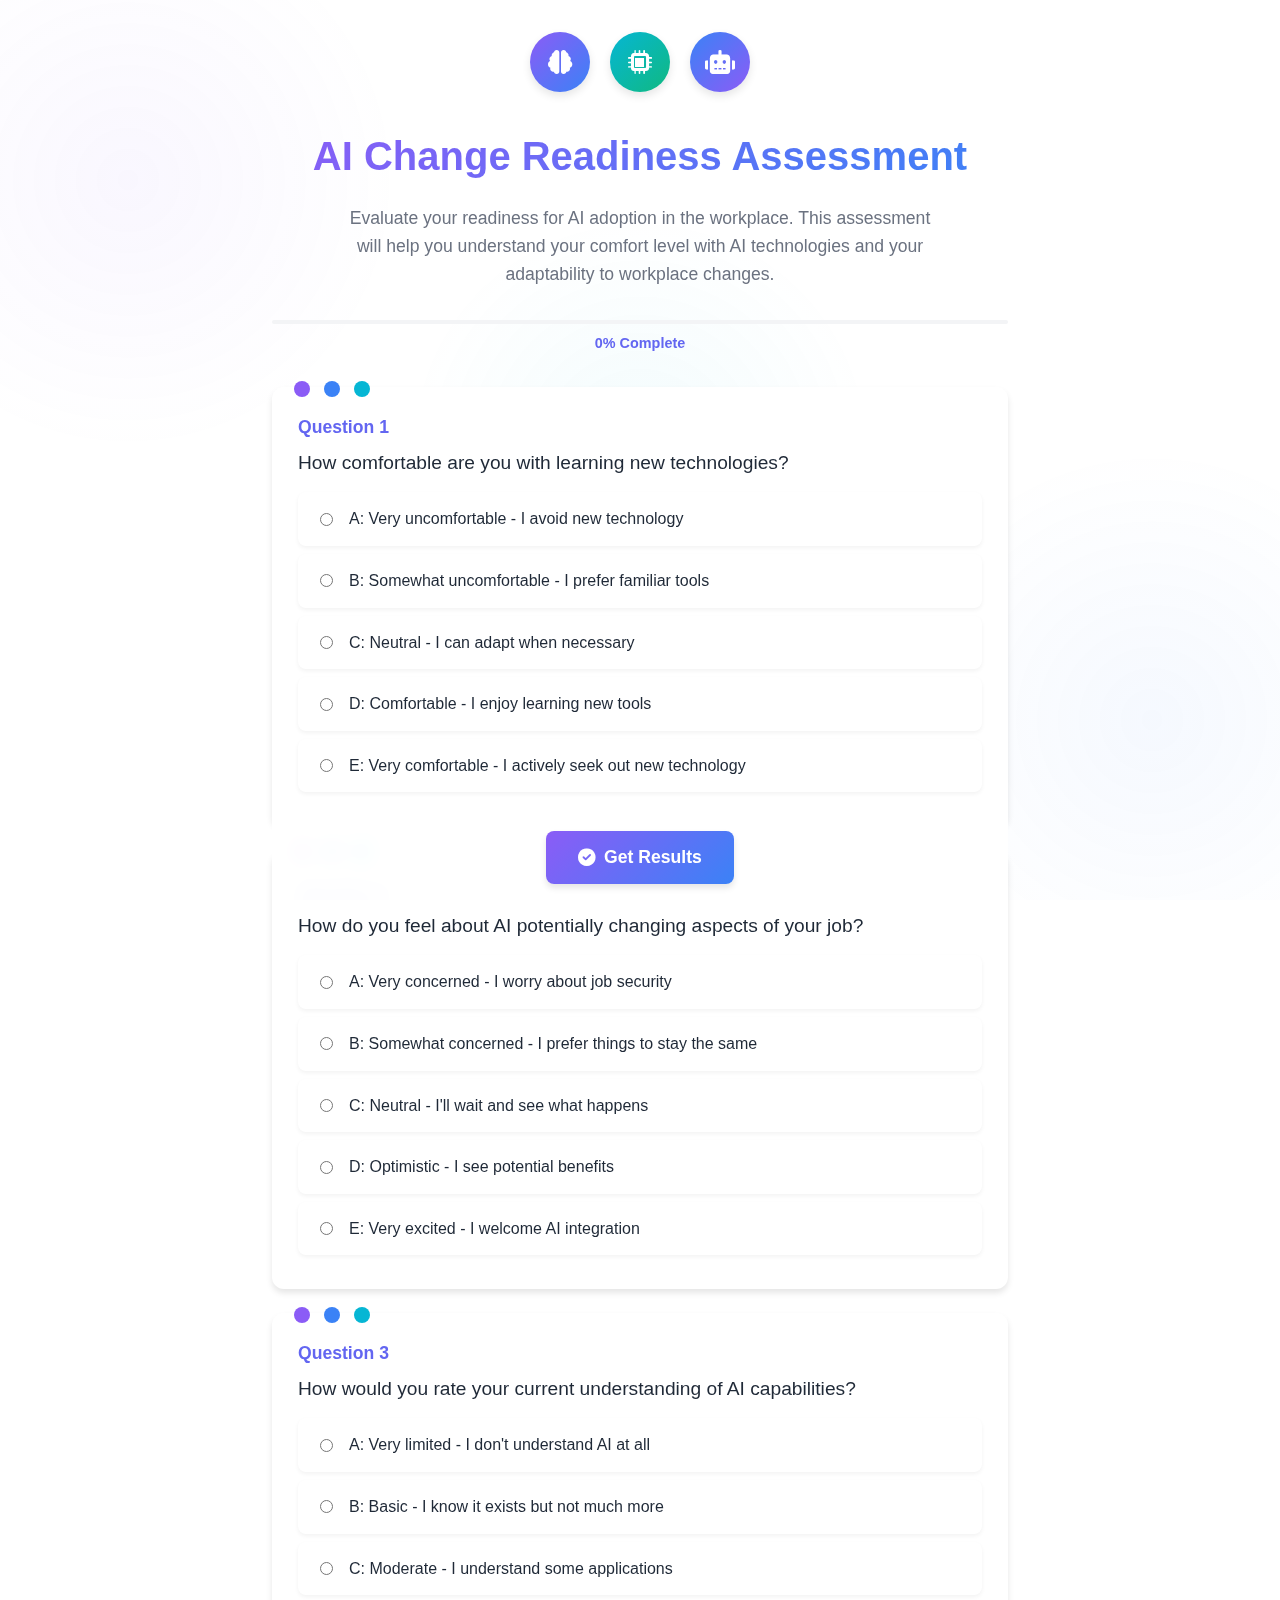
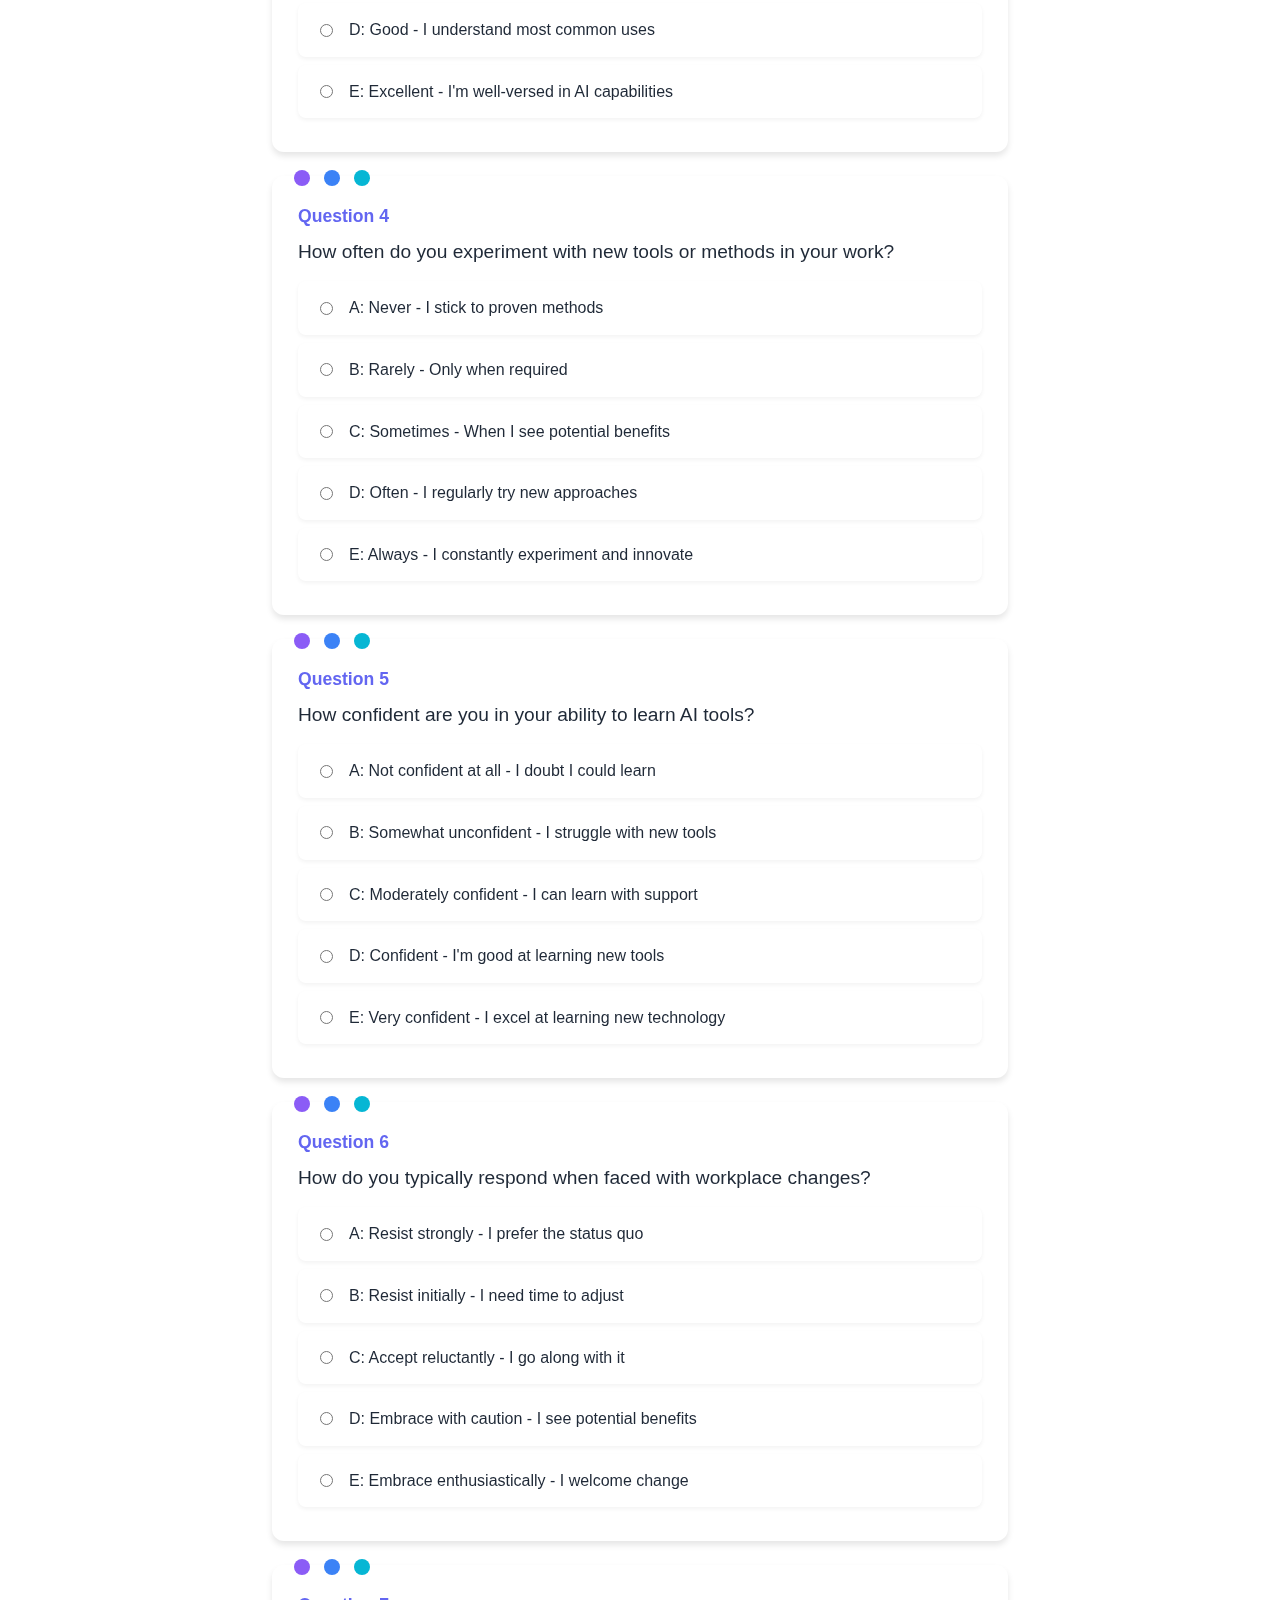
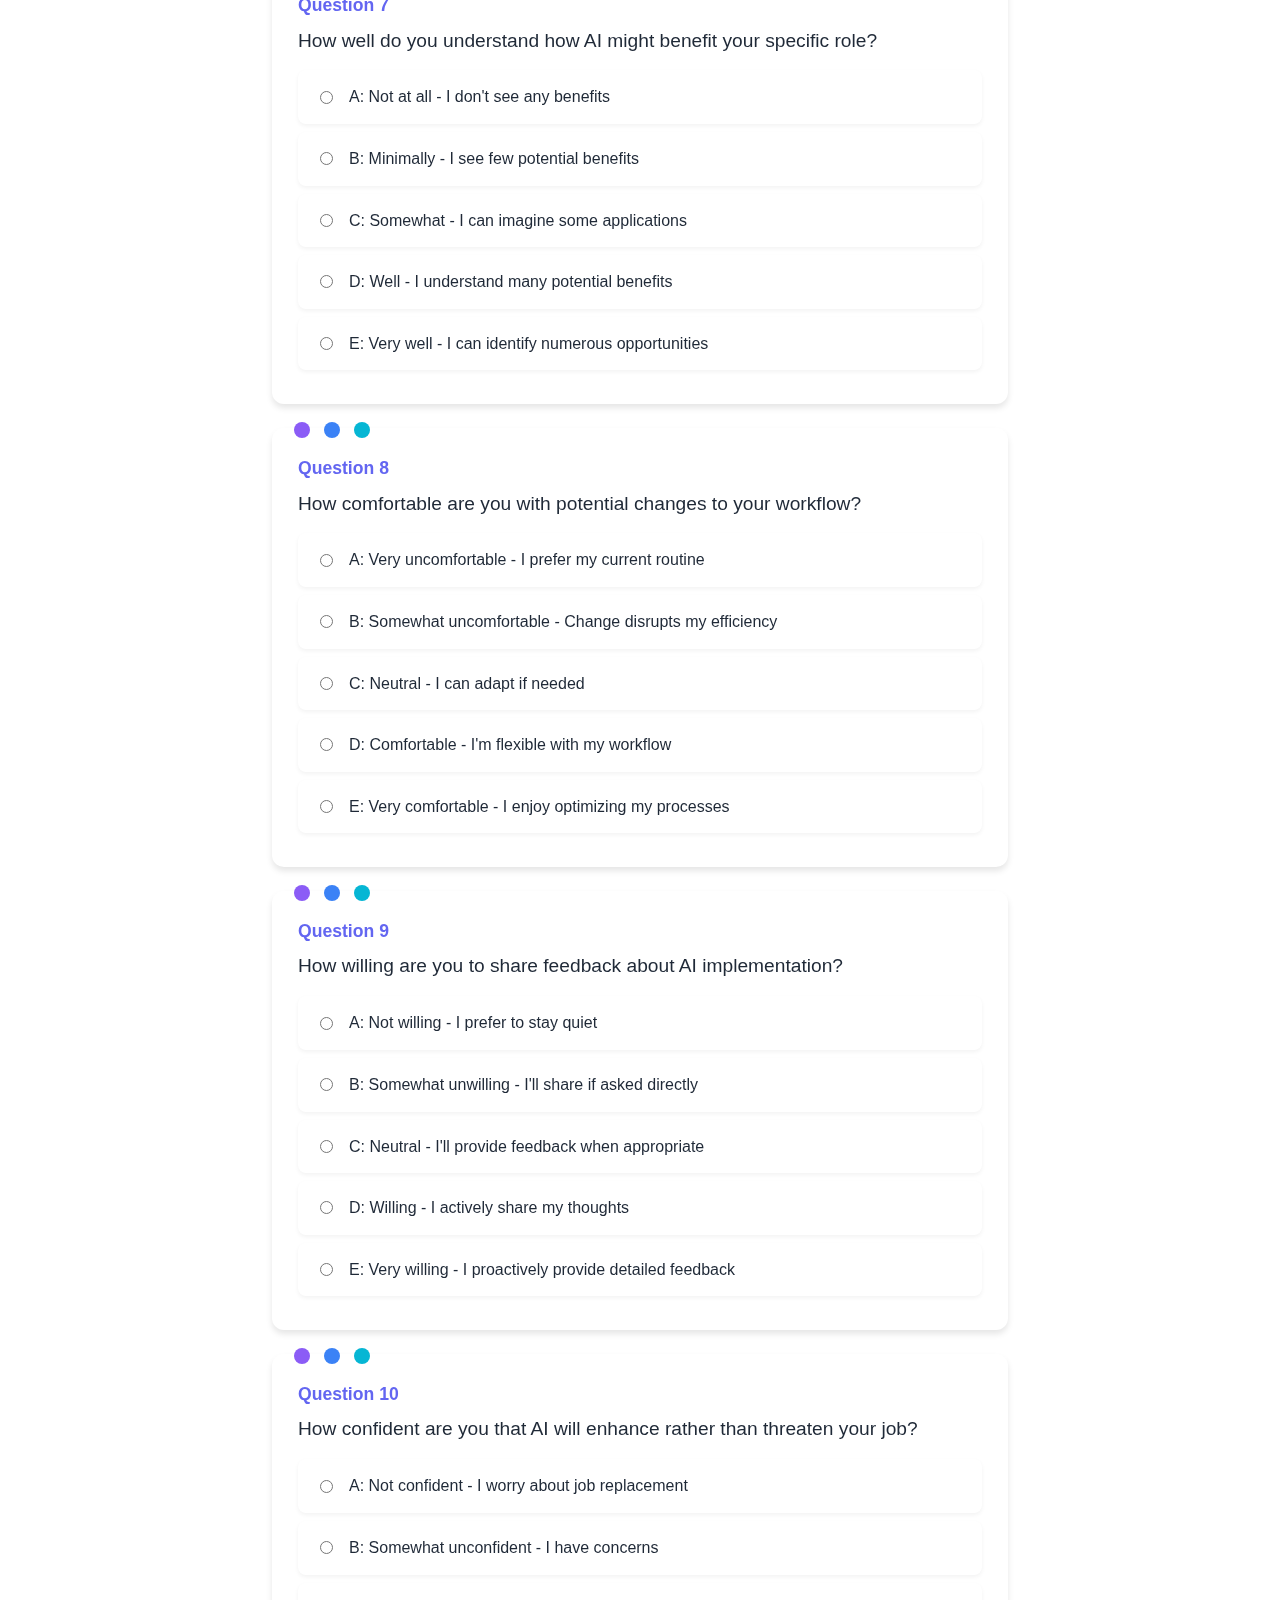
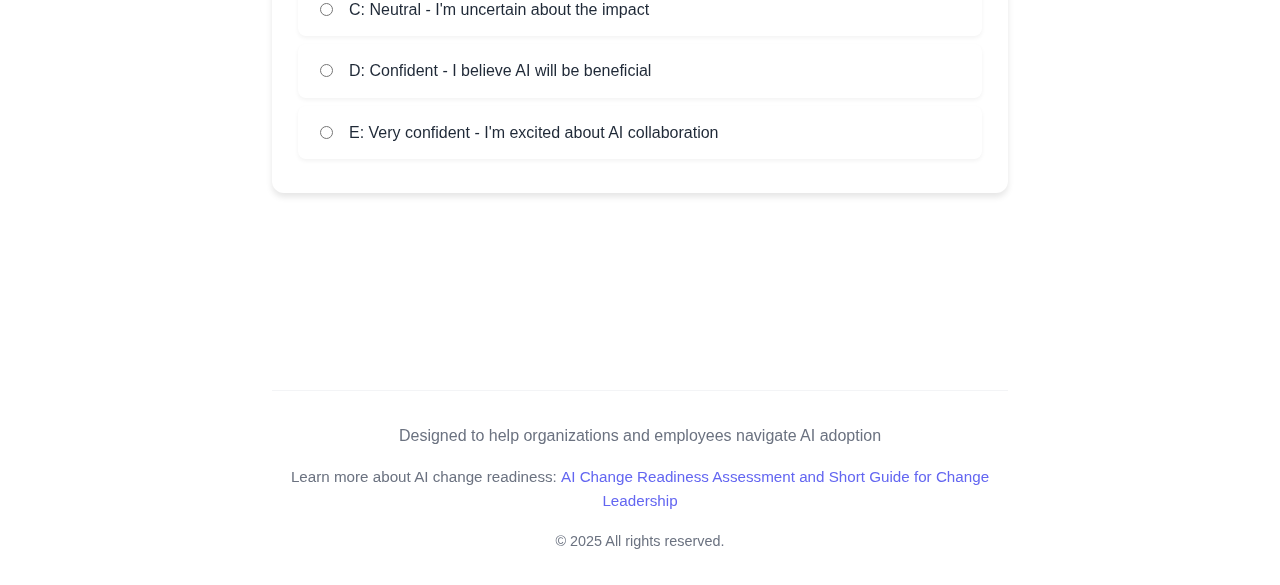
<file: index.html>
<!DOCTYPE html>
<html lang="en">
<head>
  <meta charset="UTF-8" />
  <meta name="viewport" content="width=device-width, initial-scale=1.0"/>
  <title>AI Change Readiness Assessment</title>
  <link rel="stylesheet" href="styles.css" />
  <link rel="icon" type="image/png" href="favicon.png">
  <meta name="description" content="Assess your readiness for AI adoption in the workplace with this comprehensive change readiness quiz.">
  <link rel="stylesheet" href="https://cdnjs.cloudflare.com/ajax/libs/font-awesome/6.0.0/css/all.min.css">
</head>
<body>
  <div class="ai-background"></div>
  <div class="container">
    <header>
      <div class="ai-decoration">
        <div class="ai-icon icon-brain">
          <i class="fas fa-brain"></i>
        </div>
        <div class="ai-icon icon-chip">
          <i class="fas fa-microchip"></i>
        </div>
        <div class="ai-icon icon-robot">
          <i class="fas fa-robot"></i>
        </div>
      </div>
      <h1>AI Change Readiness Assessment</h1>
      <p class="intro">Evaluate your readiness for AI adoption in the workplace. This assessment will help you understand your comfort level with AI technologies and your adaptability to workplace changes.</p>
    </header>

    <main>
      <div class="progress-container">
        <div class="progress-bar">
          <div class="progress"></div>
        </div>
        <div class="progress-text">0% Complete</div>
      </div>
      <div id="quiz"></div>
      <div class="button-container">
        <button id="submit" class="submit-btn">
          <i class="fas fa-check-circle"></i> Get Results
        </button>
        <button id="restart" class="restart-btn" style="display: none;">
          <i class="fas fa-redo"></i> Take Assessment Again
        </button>
      </div>
      <div id="results" class="results"></div>
    </main>

    <footer>
      <p>Designed to help organizations and employees navigate AI adoption</p>
      <p class="resource-link">Learn more about AI change readiness: <a href="https://www.innovationtraining.org/ai-change-readiness-quiz-assessment-and-short-guide-for-change-leadership/" target="_blank" rel="noopener noreferrer">AI Change Readiness Assessment and Short Guide for Change Leadership</a></p>
      <p class="copyright">© 2025 All rights reserved.</p>
    </footer>
  </div>

  <script src="script.js"></script>
</body>
</html>
</file>
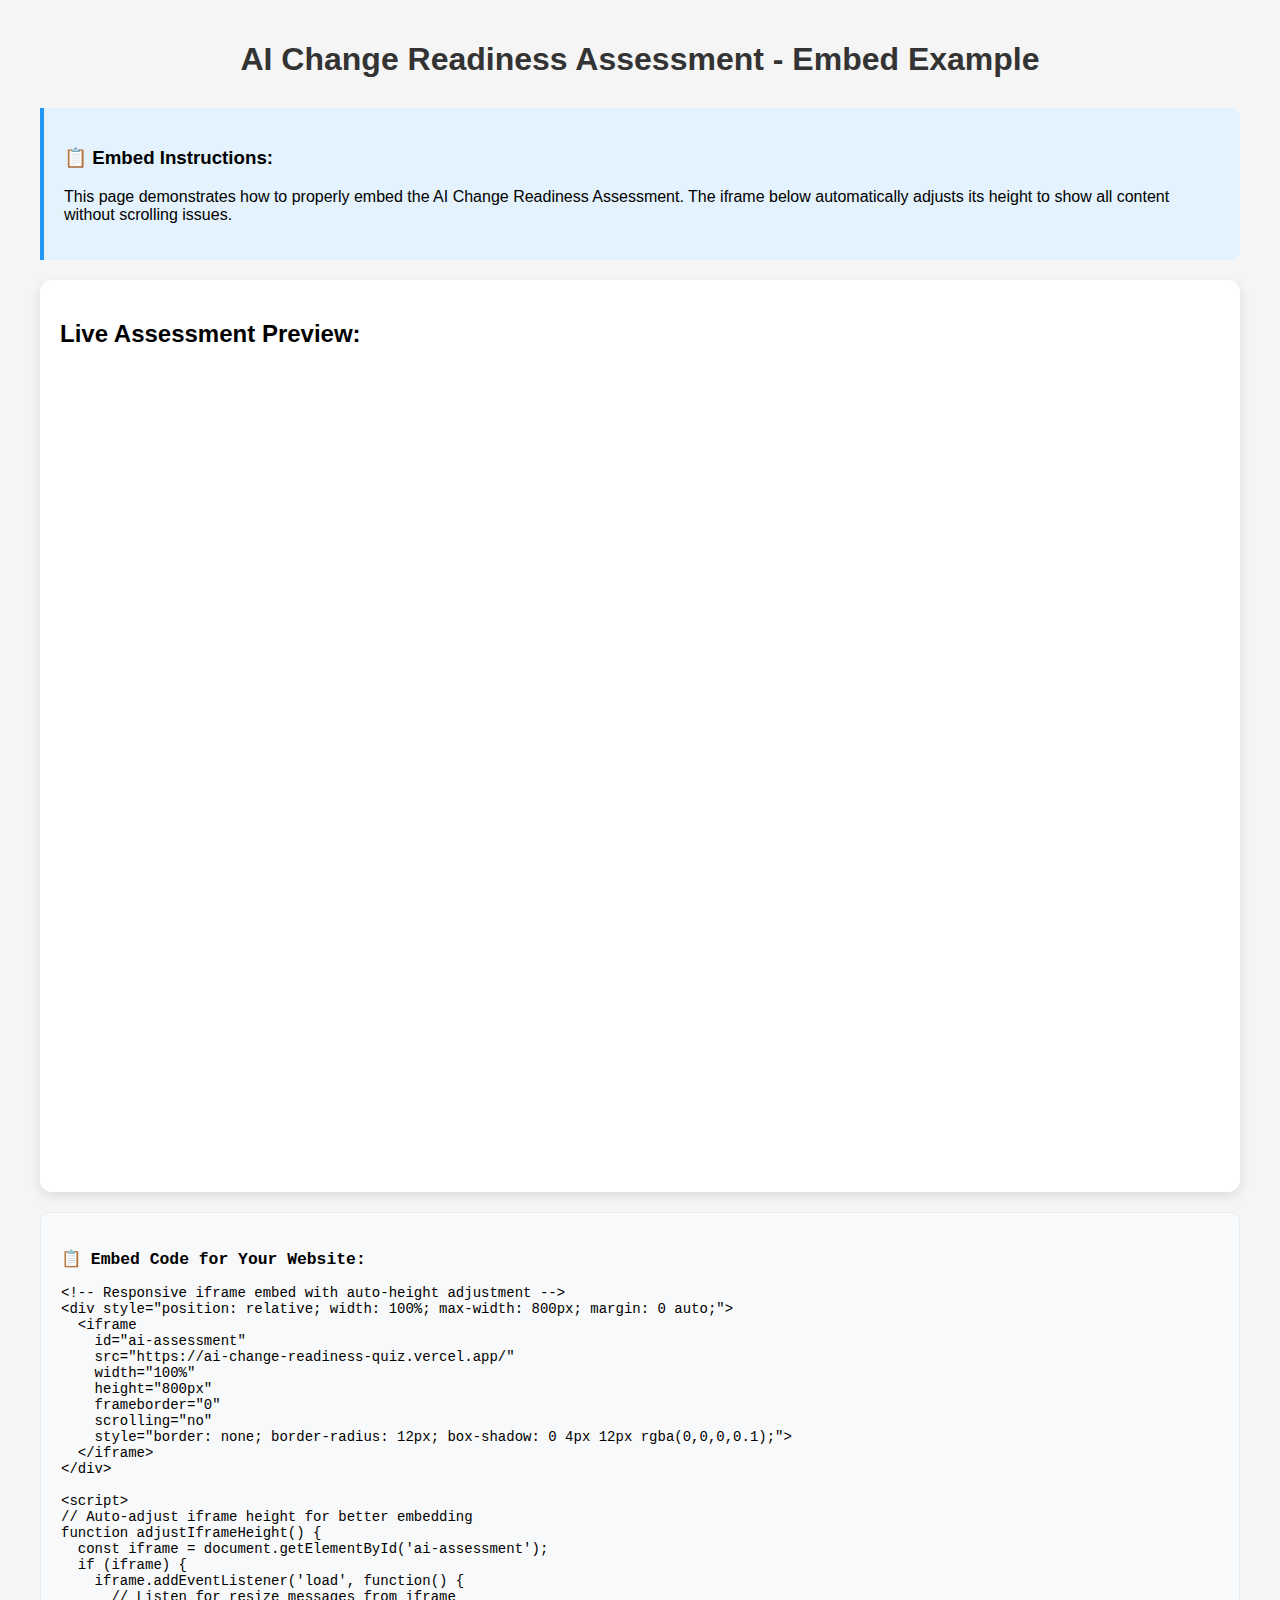
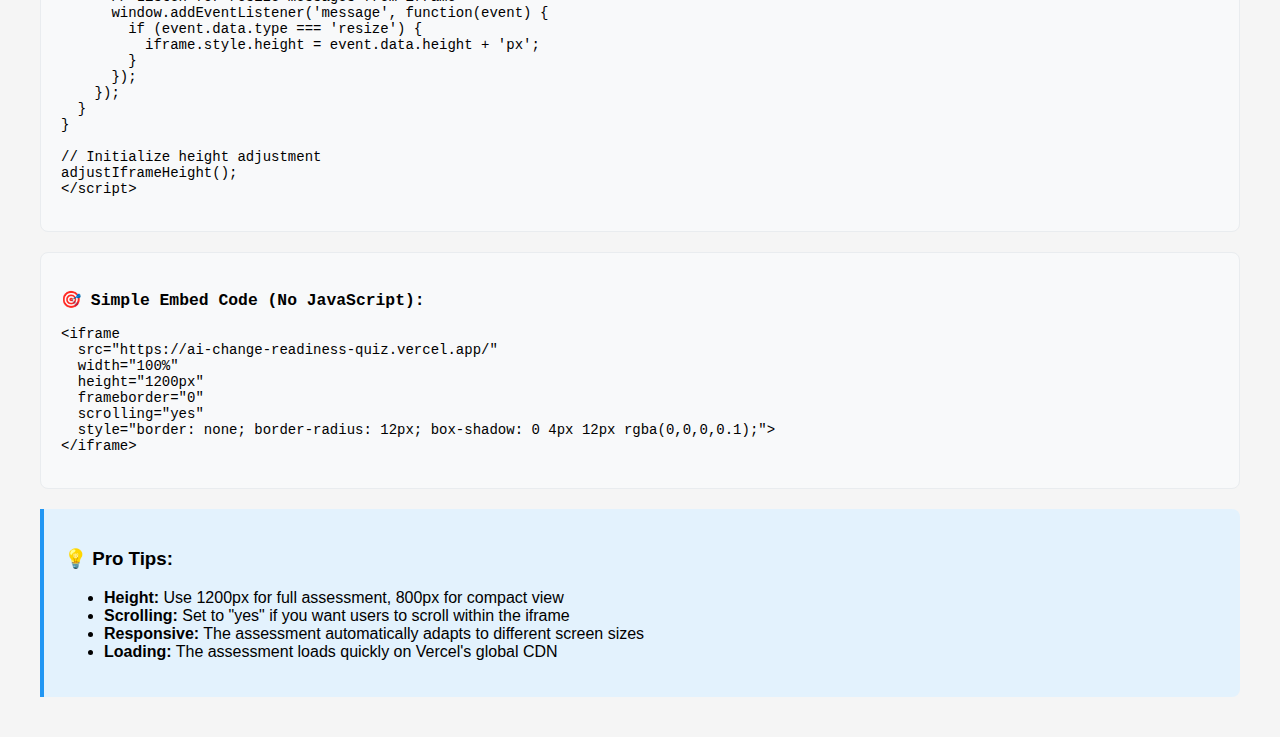
<file: iframe-embed.html>
<!DOCTYPE html>
<html lang="en">
<head>
    <meta charset="UTF-8">
    <meta name="viewport" content="width=device-width, initial-scale=1.0">
    <title>AI Change Readiness Assessment - Embed Example</title>
    <style>
        body {
            font-family: Arial, sans-serif;
            margin: 0;
            padding: 20px;
            background-color: #f5f5f5;
        }
        
        .container {
            max-width: 1200px;
            margin: 0 auto;
        }
        
        .embed-container {
            background: white;
            border-radius: 12px;
            padding: 20px;
            box-shadow: 0 4px 12px rgba(0,0,0,0.1);
            margin: 20px 0;
        }
        
        .iframe-wrapper {
            position: relative;
            width: 100%;
            min-height: 800px;
            border-radius: 8px;
            overflow: hidden;
        }
        
        .responsive-iframe {
            width: 100%;
            height: 100%;
            min-height: 800px;
            border: none;
            border-radius: 8px;
            transition: height 0.3s ease;
        }
        
        .loading {
            position: absolute;
            top: 50%;
            left: 50%;
            transform: translate(-50%, -50%);
            color: #666;
            font-style: italic;
        }
        
        h1 {
            color: #333;
            text-align: center;
            margin-bottom: 30px;
        }
        
        .embed-code {
            background: #f8f9fa;
            border: 1px solid #e9ecef;
            border-radius: 8px;
            padding: 20px;
            margin: 20px 0;
            font-family: 'Courier New', monospace;
            font-size: 14px;
            overflow-x: auto;
        }
        
        .instructions {
            background: #e3f2fd;
            border-left: 4px solid #2196f3;
            padding: 20px;
            margin: 20px 0;
            border-radius: 0 8px 8px 0;
        }
    </style>
</head>
<body>
    <div class="container">
        <h1>AI Change Readiness Assessment - Embed Example</h1>
        
        <div class="instructions">
            <h3>📋 Embed Instructions:</h3>
            <p>This page demonstrates how to properly embed the AI Change Readiness Assessment. The iframe below automatically adjusts its height to show all content without scrolling issues.</p>
        </div>
        
        <div class="embed-container">
            <h2>Live Assessment Preview:</h2>
            <div class="iframe-wrapper">
                <iframe 
                    id="assessment-iframe"
                    src="https://ai-change-readiness-quiz.vercel.app/" 
                    class="responsive-iframe"
                    frameborder="0"
                    scrolling="no"
                    allowfullscreen>
                </iframe>
                <div class="loading" id="loading">Loading assessment...</div>
            </div>
        </div>
        
        <div class="embed-code">
            <h3>📋 Embed Code for Your Website:</h3>
            <pre><code>&lt;!-- Responsive iframe embed with auto-height adjustment --&gt;
&lt;div style="position: relative; width: 100%; max-width: 800px; margin: 0 auto;"&gt;
  &lt;iframe 
    id="ai-assessment"
    src="https://ai-change-readiness-quiz.vercel.app/" 
    width="100%" 
    height="800px" 
    frameborder="0" 
    scrolling="no"
    style="border: none; border-radius: 12px; box-shadow: 0 4px 12px rgba(0,0,0,0.1);"&gt;
  &lt;/iframe&gt;
&lt;/div&gt;

&lt;script&gt;
// Auto-adjust iframe height for better embedding
function adjustIframeHeight() {
  const iframe = document.getElementById('ai-assessment');
  if (iframe) {
    iframe.addEventListener('load', function() {
      // Listen for resize messages from iframe
      window.addEventListener('message', function(event) {
        if (event.data.type === 'resize') {
          iframe.style.height = event.data.height + 'px';
        }
      });
    });
  }
}

// Initialize height adjustment
adjustIframeHeight();
&lt;/script&gt;</code></pre>
        </div>
        
        <div class="embed-code">
            <h3>🎯 Simple Embed Code (No JavaScript):</h3>
            <pre><code>&lt;iframe 
  src="https://ai-change-readiness-quiz.vercel.app/" 
  width="100%" 
  height="1200px" 
  frameborder="0" 
  scrolling="yes"
  style="border: none; border-radius: 12px; box-shadow: 0 4px 12px rgba(0,0,0,0.1);"&gt;
&lt;/iframe&gt;</code></pre>
        </div>
        
        <div class="instructions">
            <h3>💡 Pro Tips:</h3>
            <ul>
                <li><strong>Height:</strong> Use 1200px for full assessment, 800px for compact view</li>
                <li><strong>Scrolling:</strong> Set to "yes" if you want users to scroll within the iframe</li>
                <li><strong>Responsive:</strong> The assessment automatically adapts to different screen sizes</li>
                <li><strong>Loading:</strong> The assessment loads quickly on Vercel's global CDN</li>
            </ul>
        </div>
    </div>

    <script>
        // Auto-adjust iframe height
        function adjustIframeHeight() {
            const iframe = document.getElementById('assessment-iframe');
            const loading = document.getElementById('loading');
            
            if (iframe) {
                iframe.addEventListener('load', function() {
                    loading.style.display = 'none';
                    
                    // Listen for resize messages from iframe
                    window.addEventListener('message', function(event) {
                        if (event.data.type === 'resize') {
                            iframe.style.height = event.data.height + 'px';
                        }
                    });
                });
            }
        }

        // Initialize
        adjustIframeHeight();
    </script>
</body>
</html>
</file>
<file: styles.css>
/* Modern color palette */
:root {
    --primary-color: #6366f1;
    --secondary-color: #4f46e5;
    --success-color: #10b981;
    --error-color: #ef4444;
    --text-color: #1f2937;
    --light-gray: #f3f4f6;
    --white: #ffffff;
    --progress-height: 4px;
    --ai-purple: #8b5cf6;
    --ai-blue: #3b82f6;
    --ai-cyan: #06b6d4;
    --ai-green: #10b981;
}

/* Base styles */
* {
    margin: 0;
    padding: 0;
    box-sizing: border-box;
}

body {
    font-family: 'Segoe UI', Tahoma, Geneva, Verdana, sans-serif;
    line-height: 1.6;
    color: var(--text-color);
    background-color: var(--white);
    /* Ensure body can scroll properly in iframe */
    min-height: 100vh;
    overflow-x: hidden;
}

.container {
    max-width: 800px;
    margin: 0 auto;
    padding: 2rem;
    position: relative;
    /* Ensure container doesn't get cut off in iframe */
    min-height: 100vh;
}

/* AI Background and Decorations */
.ai-background {
    position: fixed;
    top: 0;
    left: 0;
    right: 0;
    bottom: 0;
    background: 
        radial-gradient(circle at 10% 20%, rgba(139, 92, 246, 0.05) 0%, transparent 20%),
        radial-gradient(circle at 90% 80%, rgba(59, 130, 246, 0.05) 0%, transparent 20%),
        radial-gradient(circle at 50% 50%, rgba(6, 182, 212, 0.05) 0%, transparent 30%);
    z-index: -1;
}

.ai-decoration {
    display: flex;
    justify-content: center;
    gap: 20px;
    margin-bottom: 2rem;
}

.ai-icon {
    width: 60px;
    height: 60px;
    position: relative;
    border-radius: 50%;
    display: flex;
    align-items: center;
    justify-content: center;
    font-size: 24px;
    box-shadow: 0 4px 8px rgba(0, 0, 0, 0.1);
    transition: transform 0.3s ease;
}

.ai-icon:hover {
    transform: scale(1.1);
}

.icon-brain {
    background: linear-gradient(135deg, var(--ai-purple), var(--ai-blue));
    color: white;
}

.icon-chip {
    background: linear-gradient(135deg, var(--ai-cyan), var(--ai-green));
    color: white;
}

.icon-robot {
    background: linear-gradient(135deg, var(--ai-blue), var(--ai-purple));
    color: white;
}

/* Question and Answer Styles */
.question-container {
    background-color: var(--white);
    border-radius: 12px;
    padding: 1.5rem;
    margin-bottom: 1.5rem;
    box-shadow: 0 4px 6px rgba(0, 0, 0, 0.1);
    transition: transform 0.3s ease, box-shadow 0.3s ease;
    border: 2px solid transparent;
    position: relative;
}

.question-container::before {
    content: '';
    position: absolute;
    top: -8px;
    left: 20px;
    width: 16px;
    height: 16px;
    background: var(--ai-purple);
    border-radius: 50%;
    box-shadow: 30px 0 0 0 var(--ai-blue), 60px 0 0 0 var(--ai-cyan);
}

.question-container:hover {
    transform: translateY(-2px);
    box-shadow: 0 8px 12px rgba(0, 0, 0, 0.15);
}

.question-number {
    font-weight: bold;
    color: var(--primary-color);
    margin-bottom: 0.5rem;
    font-size: 1.1rem;
}

.question {
    font-size: 1.2rem;
    margin-bottom: 1rem;
    color: var(--text-color);
    line-height: 1.4;
}

.answers {
    display: flex;
    flex-direction: column;
    gap: 0.5rem;
    margin-bottom: 0.5rem;
}

.answer-option {
    display: flex;
    align-items: center;
    padding: 0.75rem 1.25rem;
    border: 2px solid transparent;
    border-radius: 8px;
    cursor: pointer;
    transition: all 0.3s ease;
    background-color: var(--white);
    box-shadow: 0 2px 4px rgba(0, 0, 0, 0.05);
    width: 100%;
}

.answer-option:hover {
    border-color: var(--primary-color);
    background-color: rgba(99, 102, 241, 0.05);
    transform: translateX(5px);
}

.answer-option input[type="radio"] {
    margin-right: 1rem;
    cursor: pointer;
}

/* Progress styles */
.progress-container {
    margin: 2rem 0;
    text-align: center;
}

.progress-bar {
    width: 100%;
    height: var(--progress-height);
    background-color: var(--light-gray);
    border-radius: var(--progress-height);
    margin-bottom: 0.5rem;
    overflow: hidden;
}

.progress {
    width: 0%;
    height: 100%;
    background: linear-gradient(90deg, var(--ai-purple), var(--ai-blue), var(--ai-cyan));
    transition: width 0.3s ease;
    border-radius: var(--progress-height);
}

.progress-text {
    font-weight: 600;
    color: var(--primary-color);
    font-size: 0.9rem;
}

/* Header styles */
header {
    text-align: center;
    margin-bottom: 2rem;
}

h1 {
    font-size: 2.5rem;
    color: var(--text-color);
    margin-bottom: 1rem;
    background: linear-gradient(135deg, var(--ai-purple), var(--ai-blue));
    -webkit-background-clip: text;
    -webkit-text-fill-color: transparent;
    background-clip: text;
}

.intro {
    font-size: 1.1rem;
    color: #6b7280;
    max-width: 600px;
    margin: 0 auto;
    line-height: 1.6;
}

/* Button styles */
.button-container {
    text-align: center;
    margin: 2rem 0;
}

.submit-btn, .restart-btn {
    padding: 1rem 2rem;
    border: none;
    border-radius: 8px;
    font-size: 1.1rem;
    font-weight: 600;
    cursor: pointer;
    transition: all 0.3s ease;
    display: inline-flex;
    align-items: center;
    gap: 0.5rem;
    box-shadow: 0 4px 6px rgba(0, 0, 0, 0.1);
}

.submit-btn {
    background: linear-gradient(135deg, var(--ai-purple), var(--ai-blue));
    color: white;
}

.submit-btn:hover {
    transform: translateY(-2px);
    box-shadow: 0 6px 12px rgba(0, 0, 0, 0.15);
}

.restart-btn {
    background: linear-gradient(135deg, var(--ai-cyan), var(--ai-green));
    color: white;
}

.restart-btn:hover {
    transform: translateY(-2px);
    box-shadow: 0 6px 12px rgba(0, 0, 0, 0.15);
}

/* Results styles */
.results-summary {
    background: linear-gradient(135deg, #f8fafc, #f1f5f9);
    border-radius: 16px;
    padding: 2rem;
    text-align: center;
    box-shadow: 0 8px 16px rgba(0, 0, 0, 0.1);
    animation: fadeIn 0.5s ease-in;
}

@keyframes fadeIn {
    from {
        opacity: 0;
        transform: translateY(20px);
    }
    to {
        opacity: 1;
        transform: translateY(0);
    }
}

.badge-container {
    margin-bottom: 1.5rem;
}

.badge {
    font-size: 4rem;
    margin: 0 auto;
    display: inline-block;
    animation: bounce 2s infinite;
}

@keyframes bounce {
    0%, 20%, 50%, 80%, 100% {
        transform: translateY(0);
    }
    40% {
        transform: translateY(-10px);
    }
    60% {
        transform: translateY(-5px);
    }
}

.results-summary h3 {
    font-size: 1.8rem;
    color: var(--text-color);
    margin-bottom: 1rem;
}

.score-display {
    display: flex;
    justify-content: center;
    align-items: baseline;
    gap: 1rem;
    margin-bottom: 1rem;
}

.score-number {
    font-size: 2.5rem;
    font-weight: bold;
    color: var(--primary-color);
}

.score-percentage {
    font-size: 1.5rem;
    color: var(--ai-purple);
    font-weight: 600;
}

.readiness-level {
    font-size: 1.4rem;
    font-weight: bold;
    color: var(--ai-blue);
    margin-bottom: 1rem;
    padding: 0.5rem 1rem;
    background: rgba(99, 102, 241, 0.1);
    border-radius: 8px;
    display: inline-block;
}

.feedback {
    font-size: 1.1rem;
    color: #4b5563;
    line-height: 1.6;
    margin-bottom: 1.5rem;
    max-width: 600px;
    margin-left: auto;
    margin-right: auto;
}

.score-breakdown {
    background: white;
    border-radius: 8px;
    padding: 1.5rem;
    text-align: left;
    box-shadow: 0 2px 4px rgba(0, 0, 0, 0.05);
}

.score-breakdown h4 {
    color: var(--text-color);
    margin-bottom: 1rem;
    font-size: 1.1rem;
}

.score-breakdown p {
    color: #6b7280;
    margin-bottom: 0.5rem;
    font-size: 0.95rem;
}

/* Footer styles */
footer {
    text-align: center;
    margin-top: 3rem;
    padding-top: 2rem;
    border-top: 1px solid var(--light-gray);
    color: #6b7280;
}

.resource-link {
    margin: 1rem 0;
    font-size: 0.95rem;
}

.resource-link a {
    color: var(--primary-color);
    text-decoration: none;
    font-weight: 500;
    transition: color 0.3s ease;
}

.resource-link a:hover {
    color: var(--ai-purple);
    text-decoration: underline;
}

.copyright {
    font-size: 0.9rem;
    margin-top: 0.5rem;
}

/* Iframe-specific styles for better embedding */
@media (max-width: 600px) {
    .container {
        padding: 1rem;
    }
    
    h1 {
        font-size: 2rem;
    }
    
    .question-container {
        padding: 1rem;
    }
    
    .question {
        font-size: 1.1rem;
    }
    
    .ai-decoration {
        gap: 15px;
    }
    
    .ai-icon {
        width: 50px;
        height: 50px;
        font-size: 20px;
    }
    
    .score-display {
        flex-direction: column;
        gap: 0.5rem;
    }
    
    .badge {
        font-size: 3rem;
    }
}

/* Enhanced iframe compatibility */
html, body {
    /* Ensure proper scrolling in iframe */
    scroll-behavior: smooth;
}

/* Fix for iframe height issues */
#quiz {
    /* Ensure quiz container is properly sized */
    min-height: 100vh;
}

/* Ensure buttons are always visible */
.button-container {
    position: sticky;
    bottom: 0;
    background: rgba(255, 255, 255, 0.95);
    backdrop-filter: blur(10px);
    padding: 1rem 0;
    z-index: 10;
}

/* Better spacing for iframe embedding */
.question-container:last-of-type {
    margin-bottom: 4rem; /* Extra space before buttons */
}
</file>
